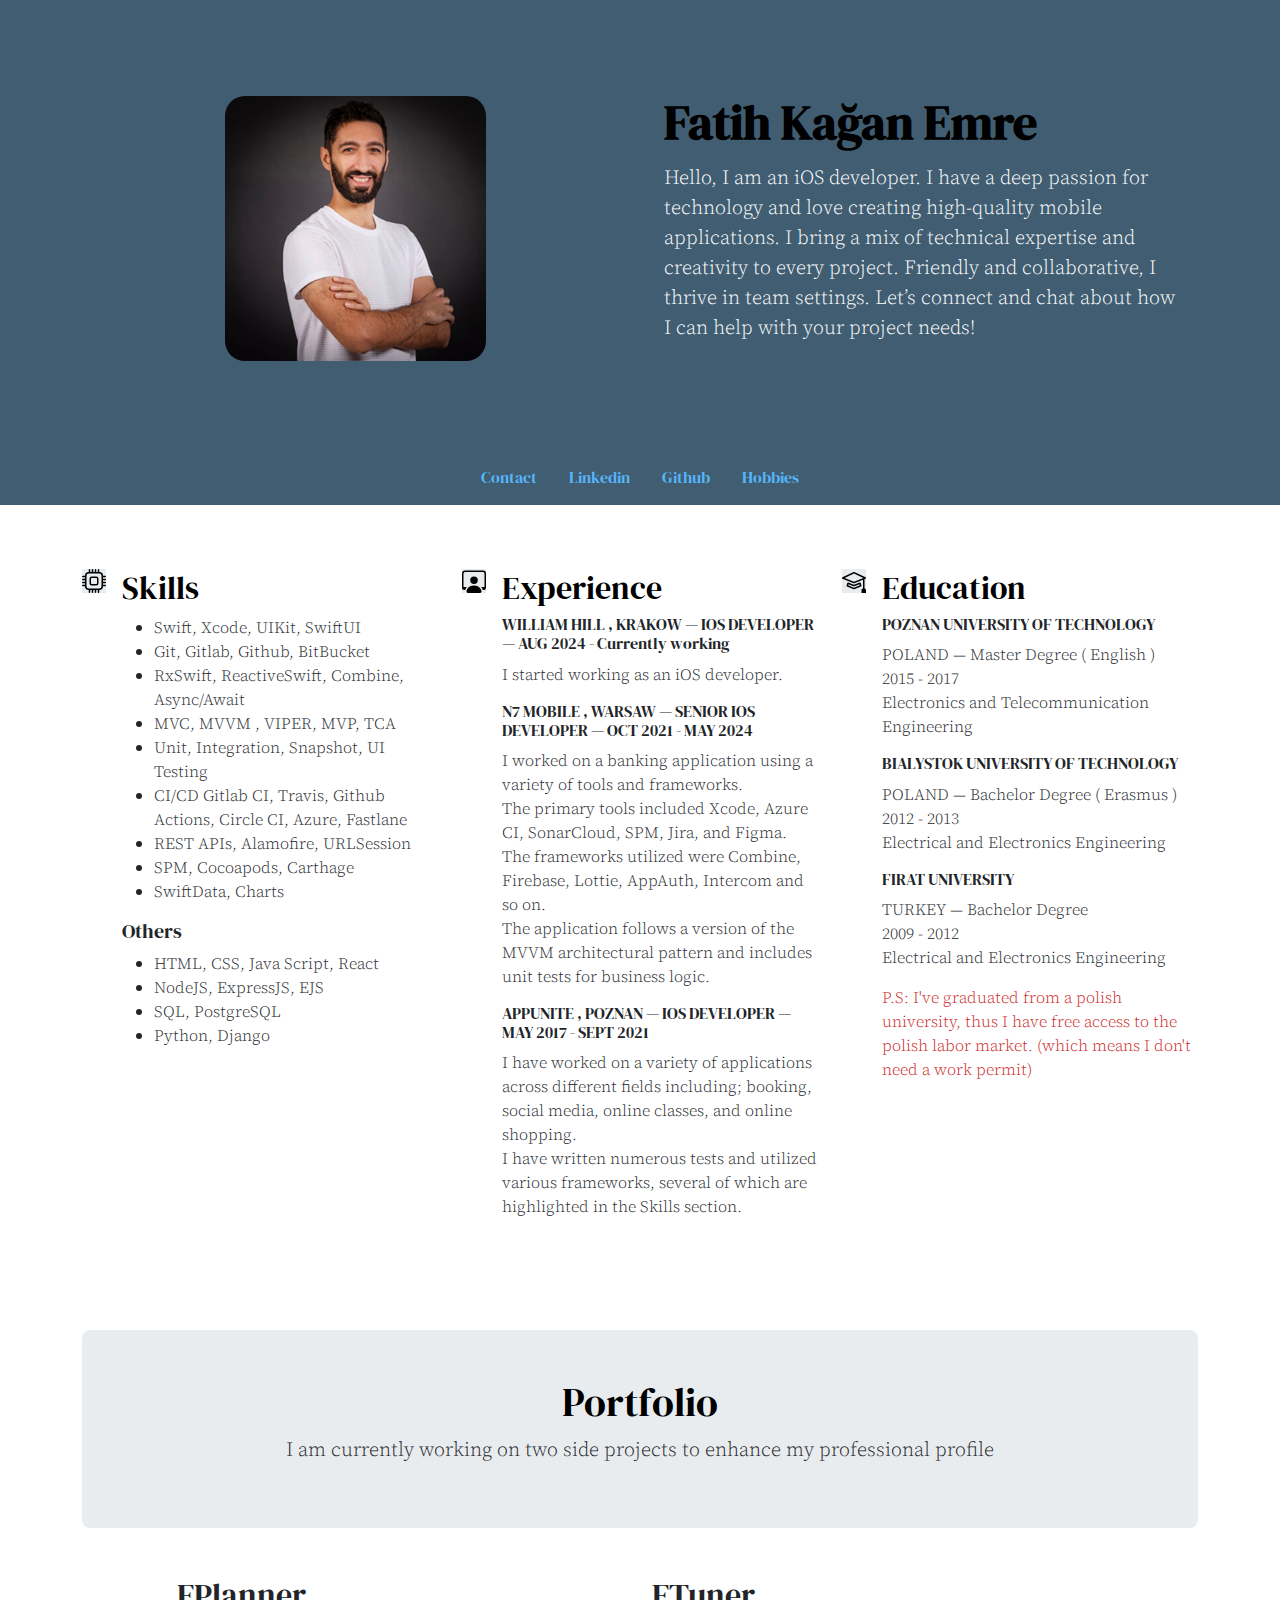
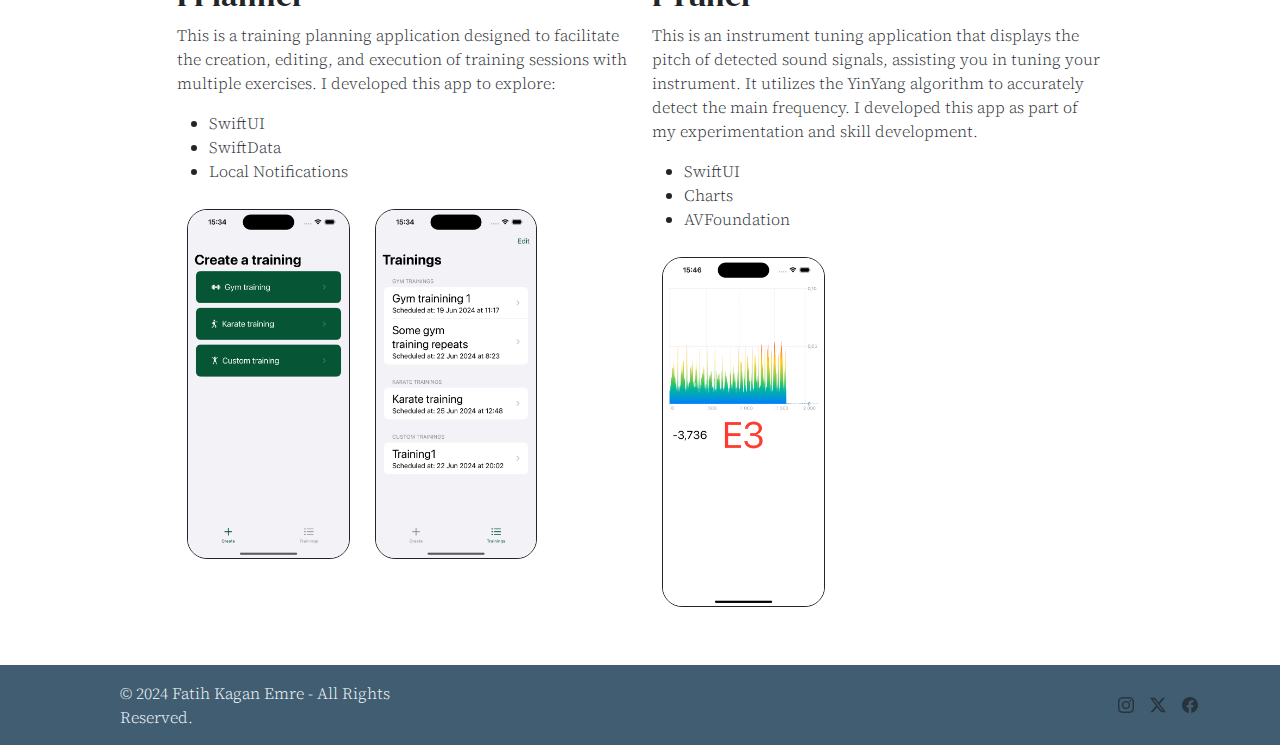
<file: index.html>
<!DOCTYPE html>
<html lang="en">
<head>
    <meta charset="UTF-8">
    <meta name="viewport" content="width=device-width, initial-scale=1.0">
    <title>My Resume</title>
    <link rel="stylesheet" href="./index.css">

    <link rel="preconnect" href="https://fonts.googleapis.com">
    <link rel="preconnect" href="https://fonts.gstatic.com" crossorigin>
    <link href="https://fonts.googleapis.com/css2?family=DM+Serif+Display:ital@0;1&display=swap" rel="stylesheet">

    <link rel="preconnect" href="https://fonts.googleapis.com">
    <link rel="preconnect" href="https://fonts.gstatic.com" crossorigin>
    <link href="https://fonts.googleapis.com/css2?family=DM+Serif+Display:ital@0;1&family=Noto+Serif:ital,wght@0,100..900;1,100..900&family=Source+Serif+4:ital,opsz,wght@0,8..60,300;1,8..60,300&display=swap" rel="stylesheet">

    <link 
        href="https://cdn.jsdelivr.net/npm/bootstrap@5.3.3/dist/css/bootstrap.min.css" 
        rel="stylesheet" 
        integrity="sha384-QWTKZyjpPEjISv5WaRU9OFeRpok6YctnYmDr5pNlyT2bRjXh0JMhjY6hW+ALEwIH" 
        crossorigin="anonymous"
    >
    <link rel="icon" type="image/x-icon" href="./assets/images/icon.png">
</head>
<body>
    <section id="header" style="background-color: #405D72; color: white;">
        <div class="container col-xxl-8 px-4 py-5">
            <div class="row flex-lg-row-reverse align-items-center g-5 py-5">
              <div class="col-lg-6">
                <h1 class="display-5 fw-bold text-body-emphasis lh-1 mb-3 dm-serif-font">Fatih Kağan Emre</h1>
                <p class="lead noto-serif-font">Hello, I am an iOS developer. I have a deep passion for technology and love creating high-quality mobile applications. I bring a mix of technical expertise and creativity to every project. Friendly and collaborative, I thrive in team settings. Let’s connect and chat about how I can help with your project needs!</p>
              </div>
              <div class="col-10 col-sm-8 col-lg-6">
                <img src="./assets/images/Profile.jpg" class="d-block mx-lg-auto img-fluid profile-img" alt="Bootstrap Themes" width="300" height="300" loading="lazy">
              </div>
            </div>
          </div>
    </section>

    <section class="links-bar" style="background-color: #405D72; color: white;">
        <div class="container">
            <ul class="nav  justify-content-lg-center justify-content-sm-left dm-serif-font">
                <li class="nav-item">
                  <a class="nav-link active mb-2" aria-current="page" href="./public/contact.html" style="color:#57b5f8;">Contact</a>
                </li>
                <li class="nav-item">
                  <a class="nav-link mb-2" href="https://www.linkedin.com/in/fatih-ka%C4%9Fan-emre-b551667b/" style="color:#57b5f8;">Linkedin</a>
                </li>
                <li class="nav-item">
                    <a class="nav-link mb-2" href="https://github.com/fatihkaganemre" style="color:#57b5f8;">Github</a>
                </li>
                <li class="nav-item">
                    <a class="nav-link mb-2" href="./public/hobbies.html" style="color:#57b5f8;">Hobbies</a>
                </li>
              </ul>
        </div>
    </section>

    <section class="features">
        <div class="container mt-3">
            <div class="row g-4 py-5 row-cols-1 row-cols-lg-3">
                <div class="col d-flex align-items-start">
                  <div class="icon-square text-body-emphasis bg-body-secondary d-inline-flex align-items-center justify-content-center fs-4 flex-shrink-0 me-3">
                    <svg xmlns="http://www.w3.org/2000/svg" width="1em" height="1em" fill="currentColor" class="bi bi-cpu" viewBox="0 0 16 16">
                        <path d="M5 0a.5.5 0 0 1 .5.5V2h1V.5a.5.5 0 0 1 1 0V2h1V.5a.5.5 0 0 1 1 0V2h1V.5a.5.5 0 0 1 1 0V2A2.5 2.5 0 0 1 14 4.5h1.5a.5.5 0 0 1 0 1H14v1h1.5a.5.5 0 0 1 0 1H14v1h1.5a.5.5 0 0 1 0 1H14v1h1.5a.5.5 0 0 1 0 1H14a2.5 2.5 0 0 1-2.5 2.5v1.5a.5.5 0 0 1-1 0V14h-1v1.5a.5.5 0 0 1-1 0V14h-1v1.5a.5.5 0 0 1-1 0V14h-1v1.5a.5.5 0 0 1-1 0V14A2.5 2.5 0 0 1 2 11.5H.5a.5.5 0 0 1 0-1H2v-1H.5a.5.5 0 0 1 0-1H2v-1H.5a.5.5 0 0 1 0-1H2v-1H.5a.5.5 0 0 1 0-1H2A2.5 2.5 0 0 1 4.5 2V.5A.5.5 0 0 1 5 0m-.5 3A1.5 1.5 0 0 0 3 4.5v7A1.5 1.5 0 0 0 4.5 13h7a1.5 1.5 0 0 0 1.5-1.5v-7A1.5 1.5 0 0 0 11.5 3zM5 6.5A1.5 1.5 0 0 1 6.5 5h3A1.5 1.5 0 0 1 11 6.5v3A1.5 1.5 0 0 1 9.5 11h-3A1.5 1.5 0 0 1 5 9.5zM6.5 6a.5.5 0 0 0-.5.5v3a.5.5 0 0 0 .5.5h3a.5.5 0 0 0 .5-.5v-3a.5.5 0 0 0-.5-.5z"/>
                      </svg>
                  </div>
                  <div>
                    <h3 class="fs-2 text-body-emphasis dm-serif-font">Skills</h3>
                    <ul class="noto-serif-font">
                        <li>Swift, Xcode, UIKit, SwiftUI</li>
                        <li>Git, Gitlab, Github, BitBucket</li>
                        <li>RxSwift, ReactiveSwift, Combine, Async/Await</li>
                        <li>MVC, MVVM , VIPER, MVP, TCA</li>
                        <li>Unit, Integration, Snapshot, UI Testing</li>
                        <li>CI/CD Gitlab CI, Travis, Github Actions, Circle CI, Azure, Fastlane</li>
                        <li>REST APIs, Alamofire, URLSession</li>
                        <li>SPM, Cocoapods, Carthage</li>
                        <li>SwiftData, Charts</li>
                    </ul>
                    <h5 class="dm-serif-font">Others</h5>
                    <ul class= "noto-serif-font">
                        <li>HTML, CSS, Java Script, React</li>
                        <li>NodeJS, ExpressJS, EJS</li>
                        <li>SQL, PostgreSQL</li>
                        <li>Python, Django</li>
                    </ul>
                  </div>
                </div>
                <div class="col d-flex align-items-start">
                  <div class="icon-square text-body-emphasis bg-body-secondary d-inline-flex align-items-center justify-content-center fs-4 flex-shrink-0 me-3">
                    <svg xmlns="http://www.w3.org/2000/svg" width="1em" height="1em" fill="currentColor" class="bi bi-person-workspace" viewBox="0 0 16 16">
                        <path d="M4 16s-1 0-1-1 1-4 5-4 5 3 5 4-1 1-1 1zm4-5.95a2.5 2.5 0 1 0 0-5 2.5 2.5 0 0 0 0 5"/>
                        <path d="M2 1a2 2 0 0 0-2 2v9.5A1.5 1.5 0 0 0 1.5 14h.653a5.4 5.4 0 0 1 1.066-2H1V3a1 1 0 0 1 1-1h12a1 1 0 0 1 1 1v9h-2.219c.554.654.89 1.373 1.066 2h.653a1.5 1.5 0 0 0 1.5-1.5V3a2 2 0 0 0-2-2z"/>
                      </svg>
                  </div>
                  <div>
                    <h3 class="fs-2 text-body-emphasis dm-serif-font">Experience</h3> 
                    <h6 class="dm-serif-font">WILLIAM HILL , KRAKOW — IOS DEVELOPER — AUG 2024 - Currently working</h6>
                    <p class="noto-serif-font">
                        I started working as an iOS developer. <br>
                    </p>
                    <h6 class="dm-serif-font">N7 MOBILE , WARSAW — SENIOR IOS DEVELOPER — OCT 2021 - MAY 2024</h6>
                    <p class="noto-serif-font">
                        I worked on a banking application using a variety of tools and frameworks. <br>
                        The primary tools included Xcode, Azure CI, SonarCloud, SPM, Jira, and Figma. <br>
                        The frameworks utilized were Combine, Firebase, Lottie, AppAuth, Intercom and so on. <br>
                        The application follows a version of the MVVM architectural pattern and includes unit tests for business logic. <br>
                    </p>
                    <h6 class="dm-serif-font">APPUNITE , POZNAN — IOS DEVELOPER — MAY 2017 - SEPT 2021</h6>
                    <p class="noto-serif-font">
                        I have worked on a variety of applications across different fields including; booking, social media, online classes, and online shopping. <br>
                        I have written numerous tests and utilized various frameworks, several of which are highlighted in the Skills section. <br>
                    </p>
                  </div>
                </div>
                <div class="col d-flex align-items-start">
                  <div class="icon-square text-body-emphasis bg-body-secondary d-inline-flex align-items-center justify-content-center fs-4 flex-shrink-0 me-3">
                    <svg xmlns="http://www.w3.org/2000/svg" width="1em" height="1em" fill="currentColor" class="bi bi-mortarboard" viewBox="0 0 16 16">
                        <path d="M8.211 2.047a.5.5 0 0 0-.422 0l-7.5 3.5a.5.5 0 0 0 .025.917l7.5 3a.5.5 0 0 0 .372 0L14 7.14V13a1 1 0 0 0-1 1v2h3v-2a1 1 0 0 0-1-1V6.739l.686-.275a.5.5 0 0 0 .025-.917zM8 8.46 1.758 5.965 8 3.052l6.242 2.913z"/>
                        <path d="M4.176 9.032a.5.5 0 0 0-.656.327l-.5 1.7a.5.5 0 0 0 .294.605l4.5 1.8a.5.5 0 0 0 .372 0l4.5-1.8a.5.5 0 0 0 .294-.605l-.5-1.7a.5.5 0 0 0-.656-.327L8 10.466zm-.068 1.873.22-.748 3.496 1.311a.5.5 0 0 0 .352 0l3.496-1.311.22.748L8 12.46z"/>
                    </svg>
                  </div>
                  <div>
                    <h3 class="fs-2 text-body-emphasis dm-serif-font">Education</h3>
                    <h6 class="dm-serif-font">POZNAN UNIVERSITY OF TECHNOLOGY</h6>
                    <p class="noto-serif-font">
                        POLAND — Master Degree ( English ) <br/>
                        2015 - 2017 <br/>
                        Electronics and Telecommunication Engineering <br/>
                    </p>
                    <h6 class="dm-serif-font">BIALYSTOK UNIVERSITY OF TECHNOLOGY</h6>
                    <p class="noto-serif-font">
                        POLAND — Bachelor Degree ( Erasmus ) <br/>
                        2012 - 2013 <br/>
                        Electrical and Electronics Engineering <br/>
                    </p>
                    <h6 class="dm-serif-font">FIRAT UNIVERSITY</h6>
                    <p class="noto-serif-font">
                        TURKEY — Bachelor Degree <br/>
                        2009 - 2012 <br/>
                        Electrical and Electronics Engineering <br/>
                    </p>
                    <p class="warning noto-serif-font">
                        P.S: I've graduated from a polish university, thus I have free access to the polish labor market. (which means I don't need a work permit)
                    </p>
                  </div>
                </div>
              </div>
        </div>
    </section>



    <section class="portfolio">
        <div class="container my-5">
            <div class="p-5 text-center bg-body-secondary rounded-3">
              <h1 class="text-body-emphasis dm-serif-font">Portfolio</h1>
              <p class="lead noto-serif-font">
                I am currently working on two side projects to enhance my professional profile
              </p>
            </div>
        </div>

        <div class="container mb-5">
            <div class="row justify-content-lg-center">
                <div class="col-lg-5 col-sm-12 mb-5">
                    <h2 class="dm-serif-font">FPlanner</h2>
                    <p class="noto-serif-font">
                        This is a training planning application designed to facilitate the creation, editing, and execution of training sessions with multiple exercises. I developed this app to explore:
                    </p>
                    <ul class="noto-serif-font">
                        <li>SwiftUI</li>
                        <li>SwiftData </li>
                        <li>Local Notifications</li>
                    </ul>
                    <img src="./assets/images/FPlanner1.png" alt="FPlanner app home view" class="portfolio-img">
                    <img src="./assets/images/FPlanner2.png" alt="FPlanner app trainings view" class="portfolio-img"> <br/>
                </div>
                <div class="col-lg-5 col-sm-12">
                    <h2 class="dm-serif-font">FTuner</h2>
                    <p class="noto-serif-font">
                        This is an instrument tuning application that displays the pitch of detected sound signals, assisting you in tuning your instrument. It utilizes the YinYang algorithm to accurately detect the main frequency. I developed this app as part of my experimentation and skill development.
                    </p>
                    <ul class="noto-serif-font">
                        <li>SwiftUI</li>
                        <li>Charts</li>
                        <li>AVFoundation</li>
                    </ul>
                    <img src="./assets/images/FTuner.png" alt="FTuner app home view" class="portfolio-img"> <br/>
                </div>
        </div>
    </section>
    
    <section class="footer" style="background-color: #405D72; color: white;">
        <div class="container">
            <footer class="d-flex flex-wrap justify-content-between align-items-center py-3">
              <div class="col-md-4 d-flex align-items-center">
                <a href="/" class="mb-3 me-2 mb-md-0 text-body-secondary text-decoration-none lh-1">
                  <svg class="bi" width="30" height="24"><use xlink:href="#bootstrap"></use></svg>
                </a>
                <span class="mb-3 mb-md-0 noto-serif-font">© 2024 Fatih Kagan Emre - All Rights Reserved.</span>
              </div>
          
              <ul class="nav col-md-4 justify-content-end list-unstyled d-flex">
                <li class="ms-3">
                    <a class="text-body-secondary" href="https://www.instagram.com/fatih.kagan/">
                        <svg xmlns="http://www.w3.org/2000/svg" width="16" height="16" fill="currentColor" class="bi bi-instagram" viewBox="0 0 16 16">
                            <path d="M8 0C5.829 0 5.556.01 4.703.048 3.85.088 3.269.222 2.76.42a3.9 3.9 0 0 0-1.417.923A3.9 3.9 0 0 0 .42 2.76C.222 3.268.087 3.85.048 4.7.01 5.555 0 5.827 0 8.001c0 2.172.01 2.444.048 3.297.04.852.174 1.433.372 1.942.205.526.478.972.923 1.417.444.445.89.719 1.416.923.51.198 1.09.333 1.942.372C5.555 15.99 5.827 16 8 16s2.444-.01 3.298-.048c.851-.04 1.434-.174 1.943-.372a3.9 3.9 0 0 0 1.416-.923c.445-.445.718-.891.923-1.417.197-.509.332-1.09.372-1.942C15.99 10.445 16 10.173 16 8s-.01-2.445-.048-3.299c-.04-.851-.175-1.433-.372-1.941a3.9 3.9 0 0 0-.923-1.417A3.9 3.9 0 0 0 13.24.42c-.51-.198-1.092-.333-1.943-.372C10.443.01 10.172 0 7.998 0zm-.717 1.442h.718c2.136 0 2.389.007 3.232.046.78.035 1.204.166 1.486.275.373.145.64.319.92.599s.453.546.598.92c.11.281.24.705.275 1.485.039.843.047 1.096.047 3.231s-.008 2.389-.047 3.232c-.035.78-.166 1.203-.275 1.485a2.5 2.5 0 0 1-.599.919c-.28.28-.546.453-.92.598-.28.11-.704.24-1.485.276-.843.038-1.096.047-3.232.047s-2.39-.009-3.233-.047c-.78-.036-1.203-.166-1.485-.276a2.5 2.5 0 0 1-.92-.598 2.5 2.5 0 0 1-.6-.92c-.109-.281-.24-.705-.275-1.485-.038-.843-.046-1.096-.046-3.233s.008-2.388.046-3.231c.036-.78.166-1.204.276-1.486.145-.373.319-.64.599-.92s.546-.453.92-.598c.282-.11.705-.24 1.485-.276.738-.034 1.024-.044 2.515-.045zm4.988 1.328a.96.96 0 1 0 0 1.92.96.96 0 0 0 0-1.92m-4.27 1.122a4.109 4.109 0 1 0 0 8.217 4.109 4.109 0 0 0 0-8.217m0 1.441a2.667 2.667 0 1 1 0 5.334 2.667 2.667 0 0 1 0-5.334"/>
                        </svg>

                    </a></li>
                <li class="ms-3">
                    <a class="text-body-secondary" href="https://x.com/smkaan">
                        <svg xmlns="http://www.w3.org/2000/svg" width="16" height="16" fill="currentColor" class="bi bi-twitter-x" viewBox="0 0 16 16">
                            <path d="M12.6.75h2.454l-5.36 6.142L16 15.25h-4.937l-3.867-5.07-4.425 5.07H.316l5.733-6.57L0 .75h5.063l3.495 4.633L12.601.75Zm-.86 13.028h1.36L4.323 2.145H2.865z"/>
                          </svg>
                    </a>
                </li>
                <li class="ms-3">
                    <a class="text-body-secondary" href="https://www.facebook.com/fatih.k.emre">
                        <svg xmlns="http://www.w3.org/2000/svg" width="16" height="16" fill="currentColor" class="bi bi-facebook" viewBox="0 0 16 16">
                            <path d="M16 8.049c0-4.446-3.582-8.05-8-8.05C3.58 0-.002 3.603-.002 8.05c0 4.017 2.926 7.347 6.75 7.951v-5.625h-2.03V8.05H6.75V6.275c0-2.017 1.195-3.131 3.022-3.131.876 0 1.791.157 1.791.157v1.98h-1.009c-.993 0-1.303.621-1.303 1.258v1.51h2.218l-.354 2.326H9.25V16c3.824-.604 6.75-3.934 6.75-7.951"/>
                          </svg>
                    </a>
                </li>
              </ul>
            </footer>
          </div>
    </section>
</body>
</html>
</file>
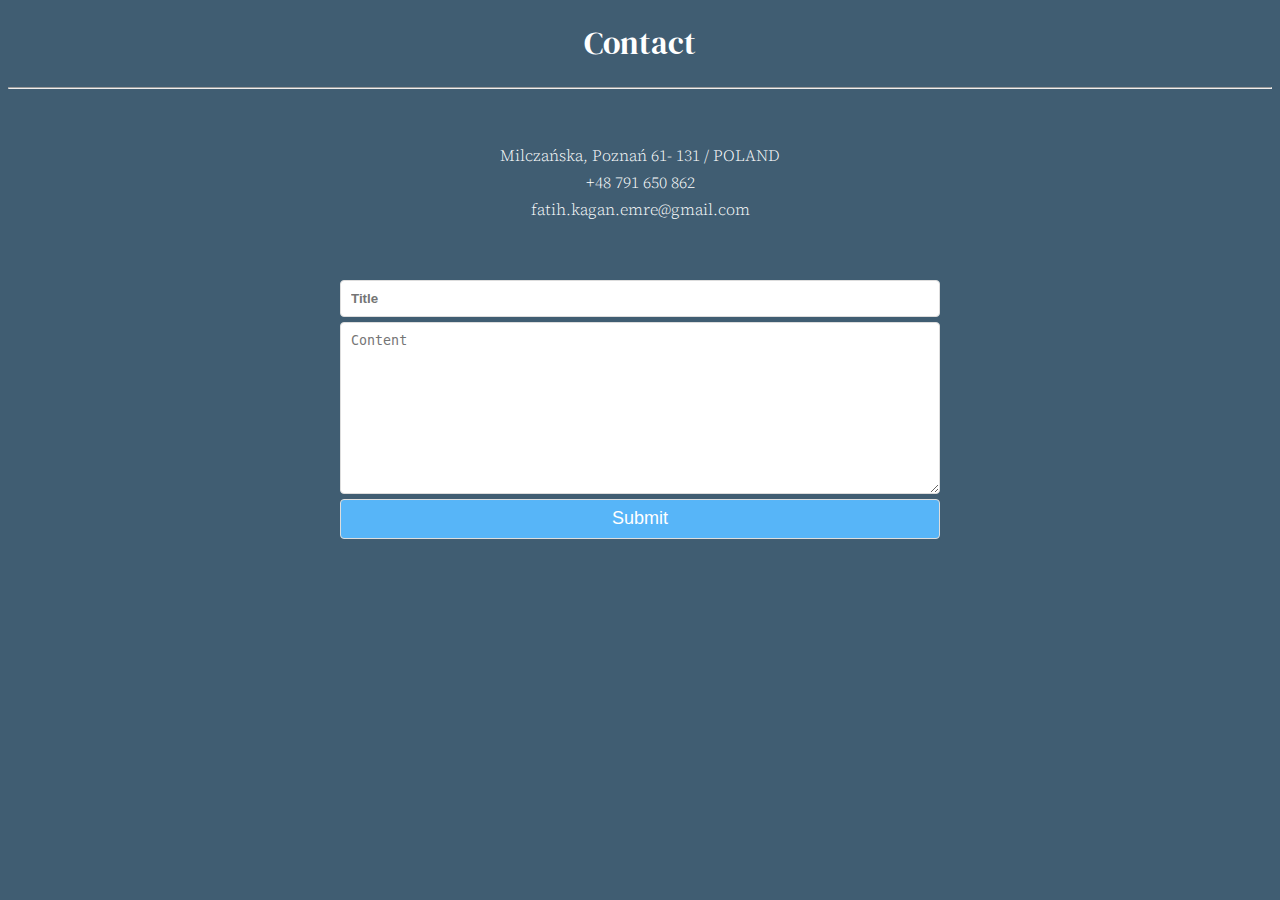
<file: public/contact.html>
<!DOCTYPE html>
<html lang="en">
<head>
    <meta charset="UTF-8">
    <meta name="viewport" content="width=device-width, initial-scale=1.0">
    <title>Contact</title>
    <link rel="stylesheet" href="./contact.css">

    <link rel="preconnect" href="https://fonts.googleapis.com">
    <link rel="preconnect" href="https://fonts.gstatic.com" crossorigin>
    <link href="https://fonts.googleapis.com/css2?family=DM+Serif+Display:ital@0;1&display=swap" rel="stylesheet">

    <link rel="preconnect" href="https://fonts.googleapis.com">
    <link rel="preconnect" href="https://fonts.gstatic.com" crossorigin>
    <link href="https://fonts.googleapis.com/css2?family=DM+Serif+Display:ital@0;1&family=Noto+Serif:ital,wght@0,100..900;1,100..900&family=Source+Serif+4:ital,opsz,wght@0,8..60,300;1,8..60,300&display=swap" rel="stylesheet">
</head>
<body>
    <h1 class="dm-serif-font">Contact</h1>
    <hr>
    <section class="contact noto-serif-font">
           <p>Milczańska, Poznań 61- 131 / POLAND </p>
           <p>+48 791 650 862 </p>
           <p>fatih.kagan.emre@gmail.com</p>
    </section>

    <section>
        <form class="emailForm noto-serif-font">
            <input type="text" name="title" placeholder="Title" required>
            <textarea name="content" placeholder="Content" required rows="10"></textarea>
            <button type="submit" class="submit">Submit</button>
          </form>
    </section>
    <script src="https://ajax.googleapis.com/ajax/libs/jquery/3.7.1/jquery.min.js"></script>
    <script src="./contact.js"></script>
</body>
</html>
</file>
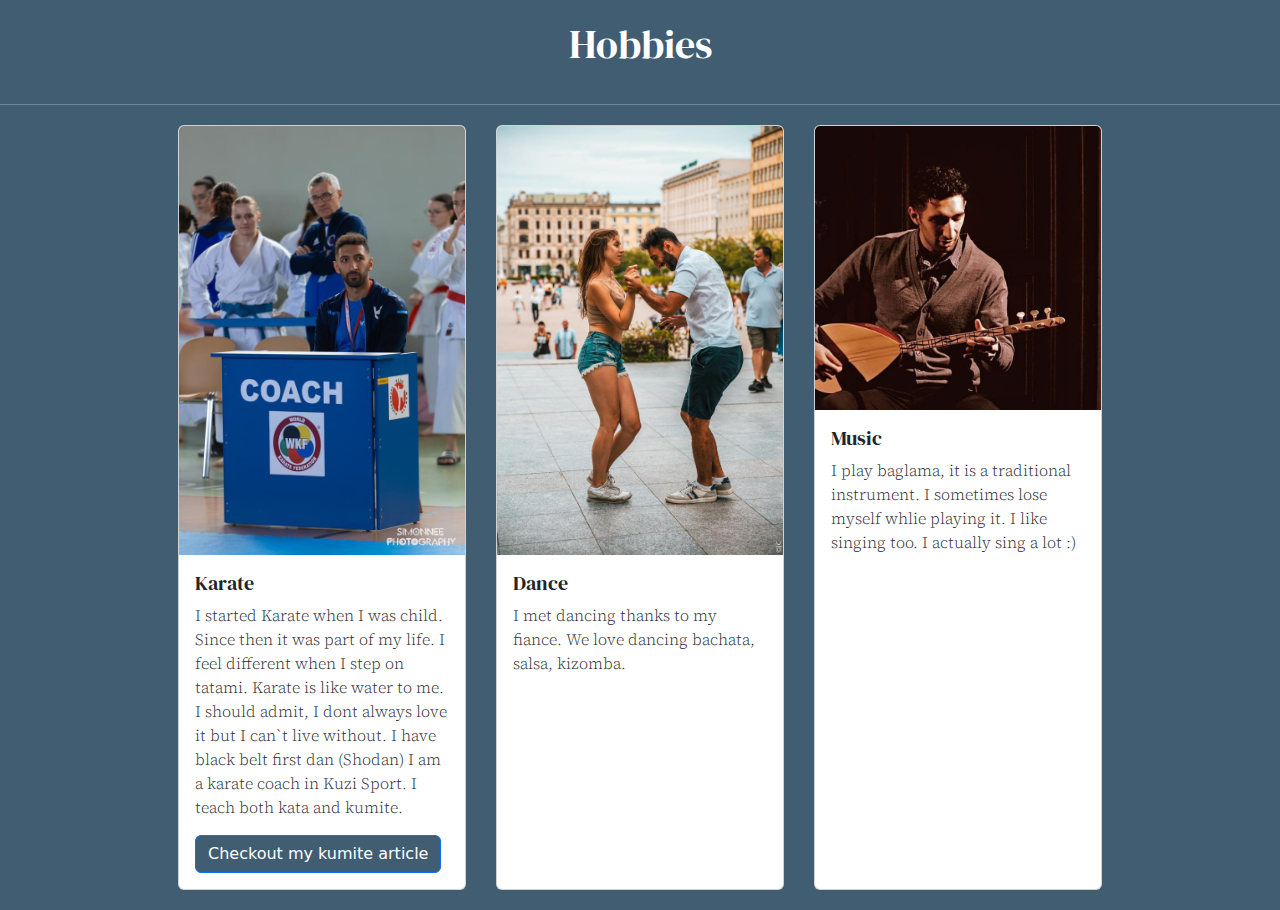
<file: public/hobbies.html>
<!DOCTYPE html>
<html lang="en">
<head>
    <meta charset="UTF-8">
    <meta name="viewport" content="width=device-width, initial-scale=1.0">
    <title>Hobbies</title>
    <link rel="stylesheet" href="./hobbies.css">
    <link 
        href="https://cdn.jsdelivr.net/npm/bootstrap@5.3.3/dist/css/bootstrap.min.css"
        rel="stylesheet"
        integrity="sha384-QWTKZyjpPEjISv5WaRU9OFeRpok6YctnYmDr5pNlyT2bRjXh0JMhjY6hW+ALEwIH"
        crossorigin="anonymous"
    >

    <link rel="preconnect" href="https://fonts.googleapis.com">
    <link rel="preconnect" href="https://fonts.gstatic.com" crossorigin>
    <link href="https://fonts.googleapis.com/css2?family=DM+Serif+Display:ital@0;1&display=swap" rel="stylesheet">

    <link rel="preconnect" href="https://fonts.googleapis.com">
    <link rel="preconnect" href="https://fonts.gstatic.com" crossorigin>
    <link href="https://fonts.googleapis.com/css2?family=DM+Serif+Display:ital@0;1&family=Noto+Serif:ital,wght@0,100..900;1,100..900&family=Source+Serif+4:ital,opsz,wght@0,8..60,300;1,8..60,300&display=swap" rel="stylesheet">
</head>
<body style="background-color: #405D72; color: white;">
    <div>
        <h1 class="dm-serif-font">Hobbies</h1>
        <hr>
    </div>
    <div id="hobbiesMainBox">
        <div class="card" style="width: 18rem;">
            <img src="../assets/images/Karate.JPG" class="card-img-top" alt="...">
            <div class="card-body">
              <h5 class="card-title dm-serif-font">Karate</h5>
              <p class="card-text noto-serif-font">
                I started Karate when I was child. Since then it was part of my life. 
                I feel different when I step on tatami. Karate is like water to me. I should admit,
                I dont always love it but I can`t live without. I have black belt first dan (Shodan) 
                I am a karate coach in Kuzi Sport. I teach both kata and kumite.
              </p>
              <a 
                href="https://medium.com/@fatihkaganemre/an-insightful-approach-to-kumite-training-e0f2209558a0"
                class="btn btn-primary noto-serif-font"
                style="background-color: #405D72;"
                >
                Checkout my kumite article
                </a>
            </div>
          </div>
          <div class="card" style="width: 18rem;">
            <img src="../assets/images/Dance.JPG"class="card-img-top" alt="...">
            <div class="card-body">
              <h5 class="card-title dm-serif-font">Dance</h5>
              <p class="card-text noto-serif-font">
                I met dancing thanks to my fiance. We love dancing bachata, salsa, kizomba.
              </p>
            </div>
          </div>
          <div class="card" style="width: 18rem;">
            <img src="../assets/images/Baglama.jpg" class="card-img-top" alt="...">
            <div class="card-body">
              <h5 class="card-title dm-serif-font">Music</h5>
              <p class="card-text noto-serif-font">
                I play baglama, it is a traditional instrument. 
                I sometimes lose myself whlie playing it.
                I like singing too. I actually sing a lot :)
              </p>
            </div>
          </div>
    </div>
</body>
</html>
</file>
<file: index.css>
.profile-img {
   border-radius: 20px;
   width: 50%;
 }
 
 .warning {
   color: rgb(202, 29, 29);
 }

 .portfolio-img {
    height: 350px;
    border-style: solid;
    border-width: 1px;
    border-radius: 20px;
    margin: 10px;
 }

 .dm-serif-font {
    font-family: "DM Serif Display", serif;
    font-weight: 400;
    font-style: normal;
 }

 .noto-serif-font {
  font-family: "Source Serif 4", serif;
  font-optical-sizing: auto;
  font-weight: 300;
  font-style: normal;
}

@media (max-width: 600px) {
  .portfolio-img {
    height: 250px;
  }
}
</file>
<file: public/contact.css>
body {
    background-color: #405D72;
    text-align: center;
    color: white;
}

.dm-serif-font {
    font-family: "DM Serif Display", serif;
    font-weight: 400;
    font-style: normal;
}
  
.noto-serif-font {
    font-family: "Source Serif 4", serif;
    font-optical-sizing: auto;
    font-weight: 300;
    font-style: normal;
}

section {
    display: flex;
    justify-content: center;
    max-width: 800px;
    margin: 50px auto;
    padding: 5px;
}

.contact {
    display: flex;
    flex-direction: column;
    gap: 5px;    
}

.contact * {
    margin: 0;
    padding: 0;
}

.emailForm {
    display: flex;
    flex-direction: column;
    gap: 5px;
    width: 600px;
}

.emailForm button {
    background-color: #57b5f8;
    color: white;
    height: 40px;
    border: 1px solid #ddd;
    border-radius: 4px;
    outline: none;
    transition: border 0.3s;
    width: 100%;
    margin: 0;
    padding: 0;
    font-size: large;
}

.emailForm input {
    font-weight: bold;
}

input, textarea {
  padding: 10px;
  border: 1px solid #ddd;
  border-radius: 4px;
  outline: none;
  transition: border 0.3s;
}
</file>
<file: public/hobbies.css>
body {
    background-color: #405D72;
 }

 h1 {
  text-align: center;
  padding: 20px;
 }

 #hobbiesMainBox {
   display: flex;
   justify-content: center;
   gap: 30px;
   margin: 20px;
 }

 .dm-serif-font {
  font-family: "DM Serif Display", serif;
  font-weight: 400;
  font-style: normal;
}

.noto-serif-font {
  font-family: "Source Serif 4", serif;
  font-optical-sizing: auto;
  font-weight: 300;
  font-style: normal;
}

 @media (max-width: 600px) {
  #hobbiesMainBox {
    display: grid;
  }
 }
</file>
